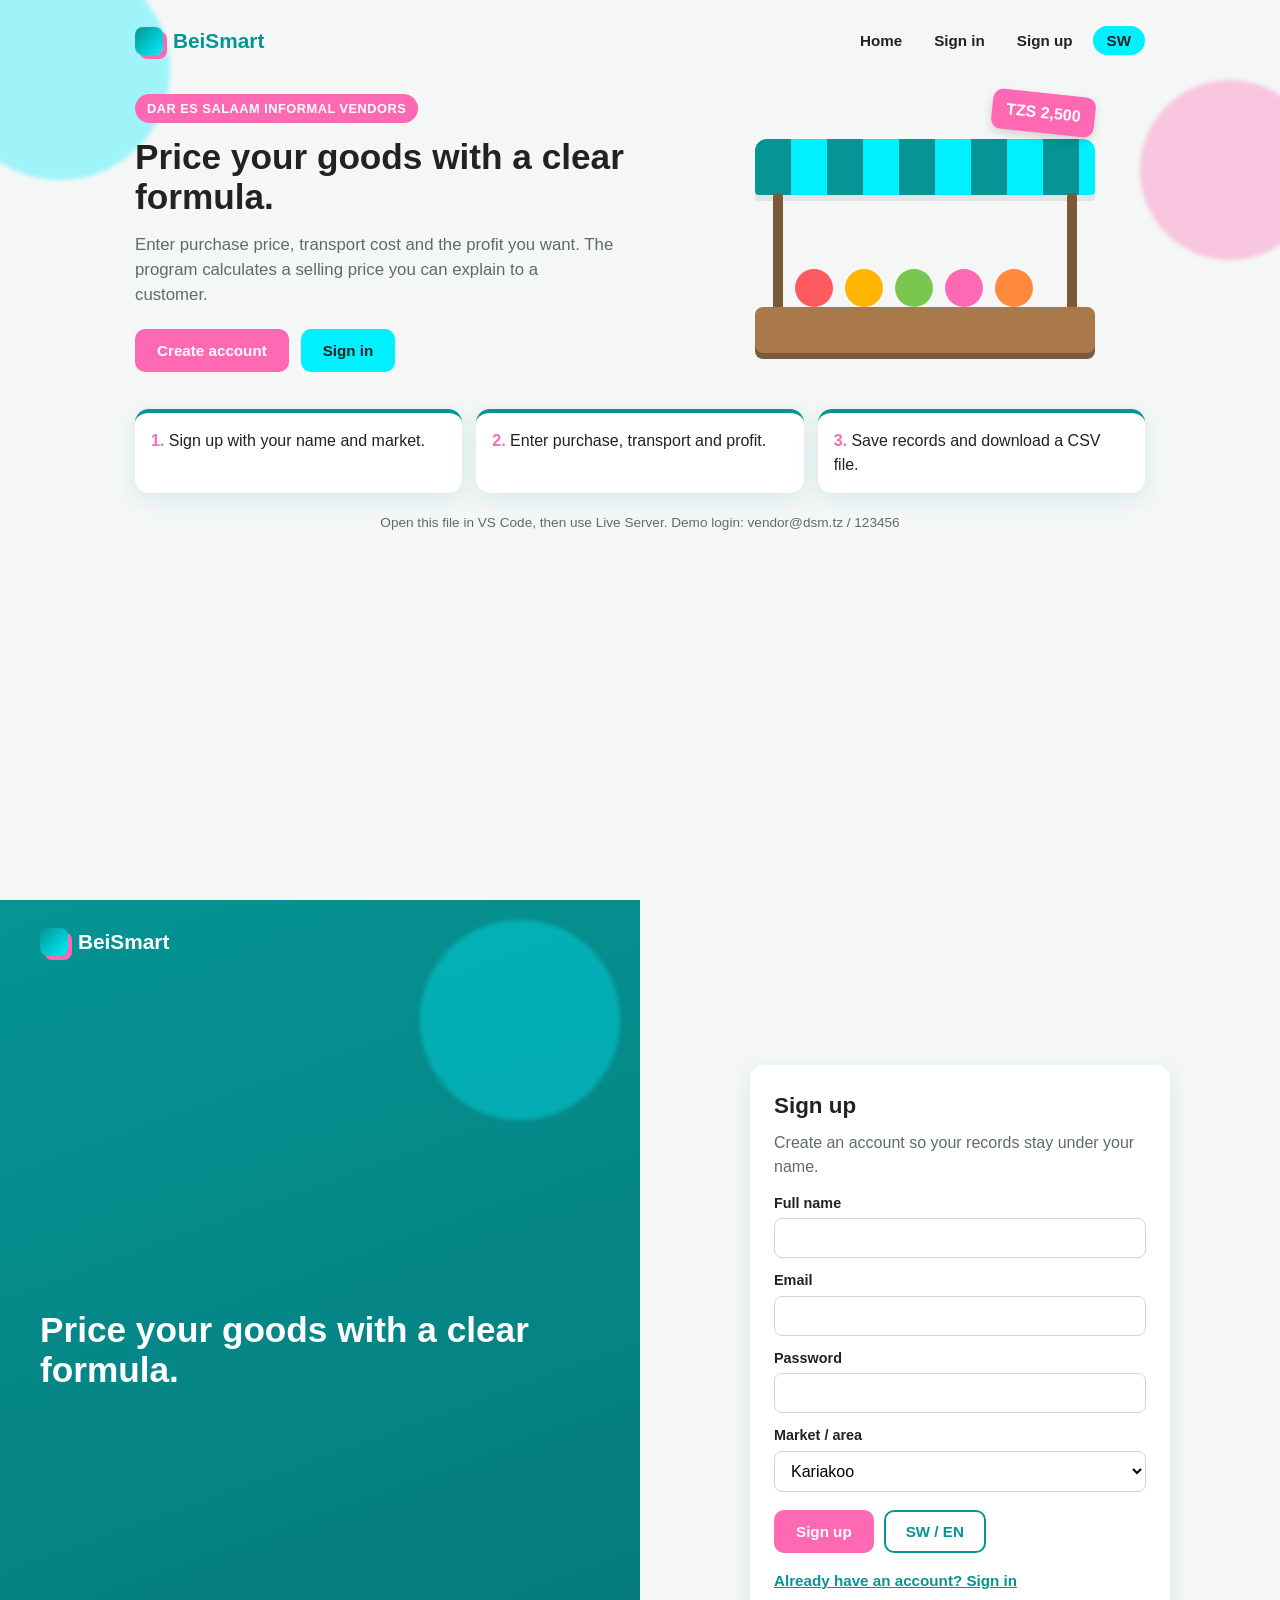
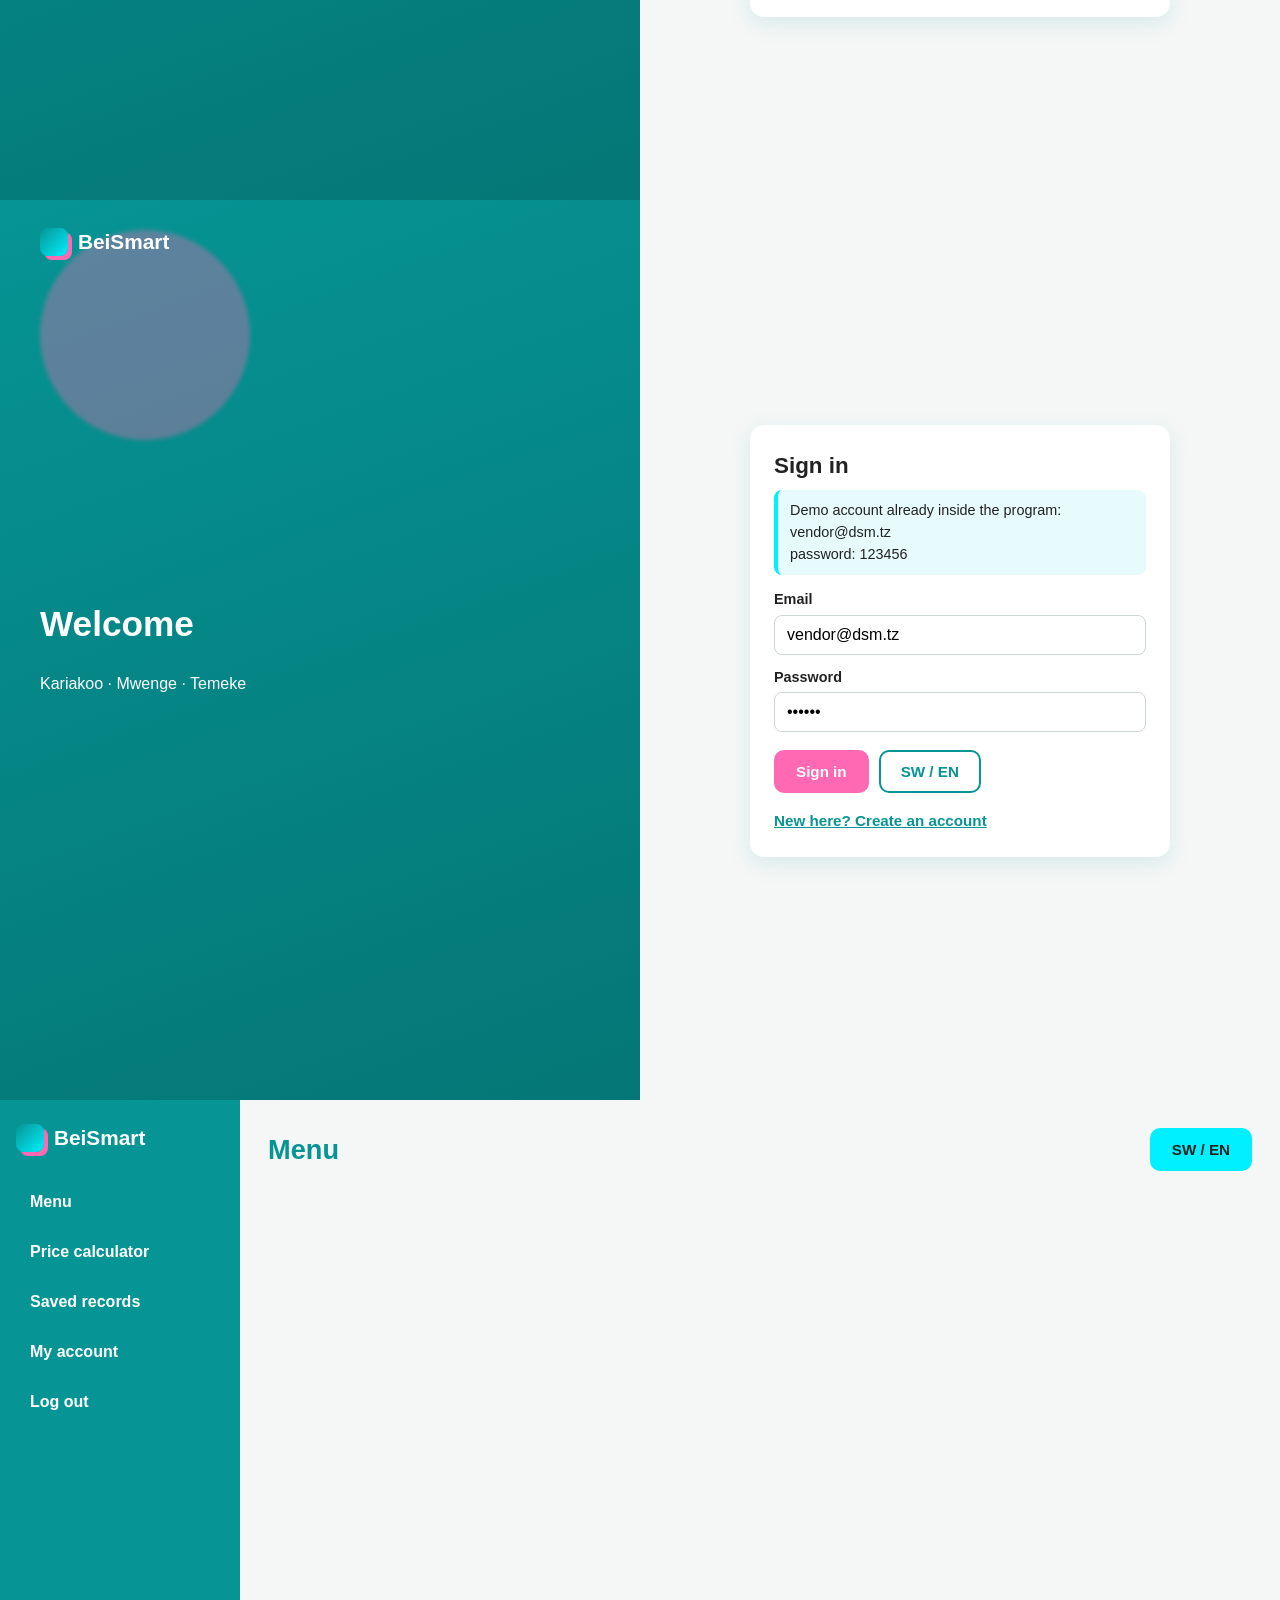
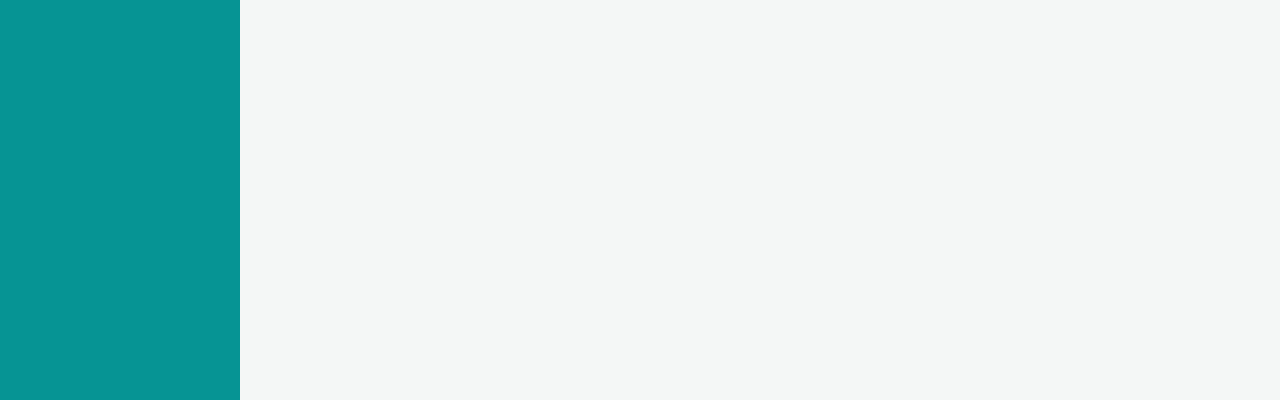
<file: index.html>
<!DOCTYPE html>
<html lang="en">
<head>
 <meta charset="UTF-8">
 <meta name="viewport" content="width=device-width, initial-scale=1.0">
 <title>BeiSmart — vendor pricing</title>
 <link rel="stylesheet" href="css/style.css">
</head>
<body>

 <!-- HOME -->
 <div id="screen-home" class="screen page show">
   <span class="blob blob-cyan" style="width:220px;height:220px;top:-40px;left:-50px;"></span>
   <span class="blob blob-pink" style="width:180px;height:180px;top:80px;right:-40px;"></span>
   <div class="wrap">
     <header class="topbar">
       <button class="brand" type="button" onclick="go('home')">
         <span class="brand-mark"></span>
         <span data-i18n="brand">BeiSmart</span>
       </button>
       <nav class="nav-links">
         <button type="button" onclick="go('home')" data-i18n="home">Home</button>
         <button type="button" onclick="go('signin')" data-i18n="signin">Sign in</button>
         <button type="button" onclick="go('signup')" data-i18n="signup">Sign up</button>
         <button class="lang-btn" id="langHome" type="button" onclick="toggleLang()">SW</button>
       </nav>
     </header>
     <section class="hero">
       <div>
         <span class="kicker" data-i18n="kicker">Dar es Salaam informal vendors</span>
         <h1 data-i18n="heroTitle">Price your goods with a clear formula.</h1>
         <p data-i18n="heroText">Enter purchase price, transport cost and the profit you want. The program calculates a selling price you can explain to a customer.</p>
         <div class="hero-actions">
           <button class="btn btn-pink" type="button" onclick="go('signup')" data-i18n="start">Create account</button>
           <button class="btn btn-cyan" type="button" onclick="go('signin')" data-i18n="signin">Sign in</button>
         </div>
       </div>
       <div class="stall" aria-hidden="true">
         <div class="price-tag">TZS 2,500</div>
         <div class="stall-roof"></div>
         <div class="stall-post left"></div>
         <div class="stall-post right"></div>
         <div class="fruit one"></div>
         <div class="fruit two"></div>
         <div class="fruit three"></div>
         <div class="fruit four"></div>
         <div class="fruit five"></div>
         <div class="stall-table"></div>
       </div>
     </section>
     <div class="steps">
       <div class="step"><b>1.</b> Sign up with your name and market.</div>
       <div class="step"><b>2.</b> Enter purchase, transport and profit.</div>
       <div class="step"><b>3.</b> Save records and download a CSV file.</div>
     </div>
     <p class="footer-note">Open this file in VS Code, then use Live Server. Demo login: vendor@dsm.tz / 123456</p>
   </div>
 </div>

 <!-- SIGN UP -->
 <div id="screen-signup" class="screen auth-layout">
   <div class="auth-art">
     <span class="blob blob-cyan" style="width:200px;height:200px;top:20px;right:20px;"></span>
     <button class="brand" type="button" onclick="go('home')">
       <span class="brand-mark"></span>
       <span data-i18n="brand">BeiSmart</span>
     </button>
     <h1 data-i18n="heroTitle">Price your goods with a clear formula.</h1>
   </div>
   <div class="auth-form-side">
     <form class="panel" onsubmit="doSignup(event)">
       <h2 data-i18n="signup">Sign up</h2>
       <p class="muted">Create an account so your records stay under your name.</p>
       <div id="signupError" class="error"></div>
       <label data-i18n="name">Full name</label>
       <input id="signupName" type="text">
       <label data-i18n="email">Email</label>
       <input id="signupEmail" type="email">
       <label data-i18n="password">Password</label>
       <input id="signupPassword" type="password">
       <label data-i18n="market">Market / area</label>
       <select id="signupMarket">
         <option value="Kariakoo">Kariakoo</option>
         <option value="Mwenge">Mwenge</option>
         <option value="Temeke">Temeke</option>
         <option value="Mwananyamala">Mwananyamala</option>
         <option value="Other">Other</option>
       </select>
       <div class="form-actions">
         <button class="btn btn-pink" type="submit" data-i18n="signup">Sign up</button>
         <button class="btn btn-ghost" type="button" onclick="toggleLang()">SW / EN</button>
       </div>
       <p style="margin-top:16px;"><button type="button" onclick="go('signin')" data-i18n="haveAccount">Already have an account? Sign in</button></p>
     </form>
   </div>
 </div>

 <!-- SIGN IN -->
 <div id="screen-signin" class="screen auth-layout">
   <div class="auth-art">
     <span class="blob blob-pink" style="width:210px;height:210px;top:30px;left:40px;"></span>
     <button class="brand" type="button" onclick="go('home')">
       <span class="brand-mark"></span>
       <span data-i18n="brand">BeiSmart</span>
     </button>
     <h1 data-i18n="welcome">Welcome</h1>
     <p style="margin-top:12px;">Kariakoo · Mwenge · Temeke</p>
   </div>
   <div class="auth-form-side">
     <form class="panel" onsubmit="doSignin(event)">
       <h2 data-i18n="signin">Sign in</h2>
       <p class="hint">Demo account already inside the program:<br>vendor@dsm.tz<br>password: 123456</p>
       <div id="signinError" class="error"></div>
       <label data-i18n="email">Email</label>
       <input id="signinEmail" type="email" value="vendor@dsm.tz">
       <label data-i18n="password">Password</label>
       <input id="signinPassword" type="password" value="123456">
       <div class="form-actions">
         <button class="btn btn-pink" type="submit" data-i18n="signin">Sign in</button>
         <button class="btn btn-ghost" type="button" onclick="toggleLang()">SW / EN</button>
       </div>
       <p style="margin-top:16px;"><button type="button" onclick="go('signup')" data-i18n="noAccount">New here? Create an account</button></p>
     </form>
   </div>
 </div>

 <!-- LOGGED-IN APP -->
 <div id="screen-app" class="screen app-shell">
   <aside class="sidebar">
     <button class="brand" type="button" onclick="go('menu')">
       <span class="brand-mark"></span>
       <span data-i18n="brand">BeiSmart</span>
     </button>
     <nav class="side-nav">
       <a id="nav-menu" href="#" onclick="go('menu'); return false;" data-i18n="dashboard">Menu</a>
       <a id="nav-calculate" href="#" onclick="go('calculate'); return false;" data-i18n="calculate">Price calculator</a>
       <a id="nav-records" href="#" onclick="go('records'); return false;" data-i18n="records">Saved records</a>
       <a id="nav-account" href="#" onclick="go('account'); return false;" data-i18n="account">My account</a>
       <a href="#" onclick="doLogout(); return false;" data-i18n="logout">Log out</a>
     </nav>
   </aside>
   <main class="main">
     <div class="main-top">
       <h1 id="pageTitle">Menu</h1>
       <button class="btn btn-cyan" type="button" onclick="toggleLang()">SW / EN</button>
     </div>

     <div id="view-menu" class="view">
       <p class="muted" data-i18n="dashIntro">Choose a task from the menu.</p>
       <div class="cards">
         <div class="stat teal">
           <span data-i18n="records">Saved records</span>
           <strong id="statCount">0</strong>
         </div>
         <div class="stat">
           <span data-i18n="profit">Profit</span>
           <strong id="statProfit">TZS 0</strong>
         </div>
         <div class="stat cyan">
           <span data-i18n="welcome">Welcome</span>
           <strong id="greetName">vendor</strong>
         </div>
       </div>
       <div class="panel">
         <h2 data-i18n="dashboard">Menu</h2>
         <div class="form-actions">
           <button class="btn btn-pink" type="button" onclick="go('calculate')" data-i18n="calculate">Price calculator</button>
           <button class="btn btn-cyan" type="button" onclick="go('records')" data-i18n="records">Saved records</button>
           <button class="btn btn-ghost" type="button" onclick="go('account')" data-i18n="account">My account</button>
         </div>
       </div>
     </div>

     <div id="view-calculate" class="view">
       <div class="panel">
         <p class="muted" data-i18n="calcHelp">Selling price = purchase + transport + profit.</p>
         <div id="calcError" class="error"></div>
         <div id="calcSuccess" class="success"></div>
         <label data-i18n="item">Item name</label>
         <input id="item" type="text">
         <div class="row-2">
           <div>
             <label data-i18n="purchase">Purchase price (TZS)</label>
             <input id="purchase" type="number" min="0" step="1">
           </div>
           <div>
             <label data-i18n="transport">Transport cost (TZS)</label>
             <input id="transport" type="number" min="0" step="1">
           </div>
         </div>
         <div class="row-2">
           <div>
             <label data-i18n="profitType">Profit type</label>
             <select id="profitType">
               <option value="amount">TZS</option>
               <option value="percent">%</option>
             </select>
           </div>
           <div>
             <label data-i18n="desiredProfit">Desired profit</label>
             <input id="desiredProfit" type="number" min="0" step="1">
           </div>
         </div>
         <div class="form-actions">
           <button class="btn btn-pink" type="button" onclick="calculatePrice()" data-i18n="compute">Calculate selling price</button>
           <button class="btn btn-cyan" type="button" onclick="saveLastCalc()" data-i18n="saveRecord">Save this record</button>
         </div>
         <div id="resultBox" class="result-box" style="display:none;">
           <h3>Result</h3>
           <div class="result-grid">
             <p><span data-i18n="totalCost">Total cost</span><br><strong id="outCost">TZS 0</strong></p>
             <p><span data-i18n="sellingPrice">Suggested selling price</span><br><strong id="outSell">TZS 0</strong></p>
             <p><span data-i18n="profit">Profit</span><br><strong id="outProfit">TZS 0</strong></p>
           </div>
         </div>
       </div>
     </div>

     <div id="view-records" class="view">
       <p class="muted" data-i18n="recHelp">Records are stored on this computer.</p>
       <div id="recSuccess" class="success"></div>
       <div class="panel" style="margin-bottom:16px;">
         <label data-i18n="search">Search item</label>
         <input id="search" type="text" oninput="renderRecords(this.value)">
         <div class="form-actions">
           <button class="btn btn-pink" type="button" onclick="exportRecords()" data-i18n="exportCsv">Download CSV</button>
           <label class="btn btn-ghost" style="margin:0;">
             <span data-i18n="importCsv">Load CSV file</span>
             <input type="file" accept=".csv,text/csv" style="display:none;" onchange="importRecords(event)">
           </label>
         </div>
       </div>
       <p id="emptyRecords" class="muted" data-i18n="noRecords">No records yet.</p>
       <div style="overflow-x:auto;">
         <table>
           <thead>
             <tr>
               <th>Date</th>
               <th data-i18n="item">Item</th>
               <th data-i18n="purchase">Purchase</th>
               <th data-i18n="transport">Transport</th>
               <th data-i18n="sellingPrice">Selling</th>
               <th data-i18n="profit">Profit</th>
               <th></th>
             </tr>
           </thead>
           <tbody id="recordRows"></tbody>
         </table>
       </div>
     </div>

     <div id="view-account" class="view">
       <form class="panel" onsubmit="saveAccount(event)">
         <div id="accError" class="error"></div>
         <div id="accSuccess" class="success"></div>
         <label data-i18n="name">Full name</label>
         <input id="accName" type="text">
         <label data-i18n="email">Email</label>
         <input id="accEmail" type="email" readonly>
         <label data-i18n="location">Where you sell</label>
         <select id="accMarket">
           <option value="Kariakoo">Kariakoo</option>
           <option value="Mwenge">Mwenge</option>
           <option value="Temeke">Temeke</option>
           <option value="Mwananyamala">Mwananyamala</option>
           <option value="Other">Other</option>
         </select>
         <label data-i18n="password">Password</label>
         <input id="accPassword" type="password" placeholder="Leave blank to keep the same password">
         <label data-i18n="notes">Notes from vendors / feedback</label>
         <textarea id="accNotes" rows="4"></textarea>
         <div class="form-actions">
           <button class="btn btn-pink" type="submit" data-i18n="saveAccount">Save account details</button>
           <button class="btn btn-ghost" type="button" onclick="doLogout()" data-i18n="logout">Log out</button>
         </div>
       </form>
     </div>
   </main>
 </div>

 <script src="js/storage.js"></script>
 <script src="js/lang.js"></script>
 <script src="js/auth.js"></script>
 <script src="js/app.js"></script>
</body>
</html>
</file>
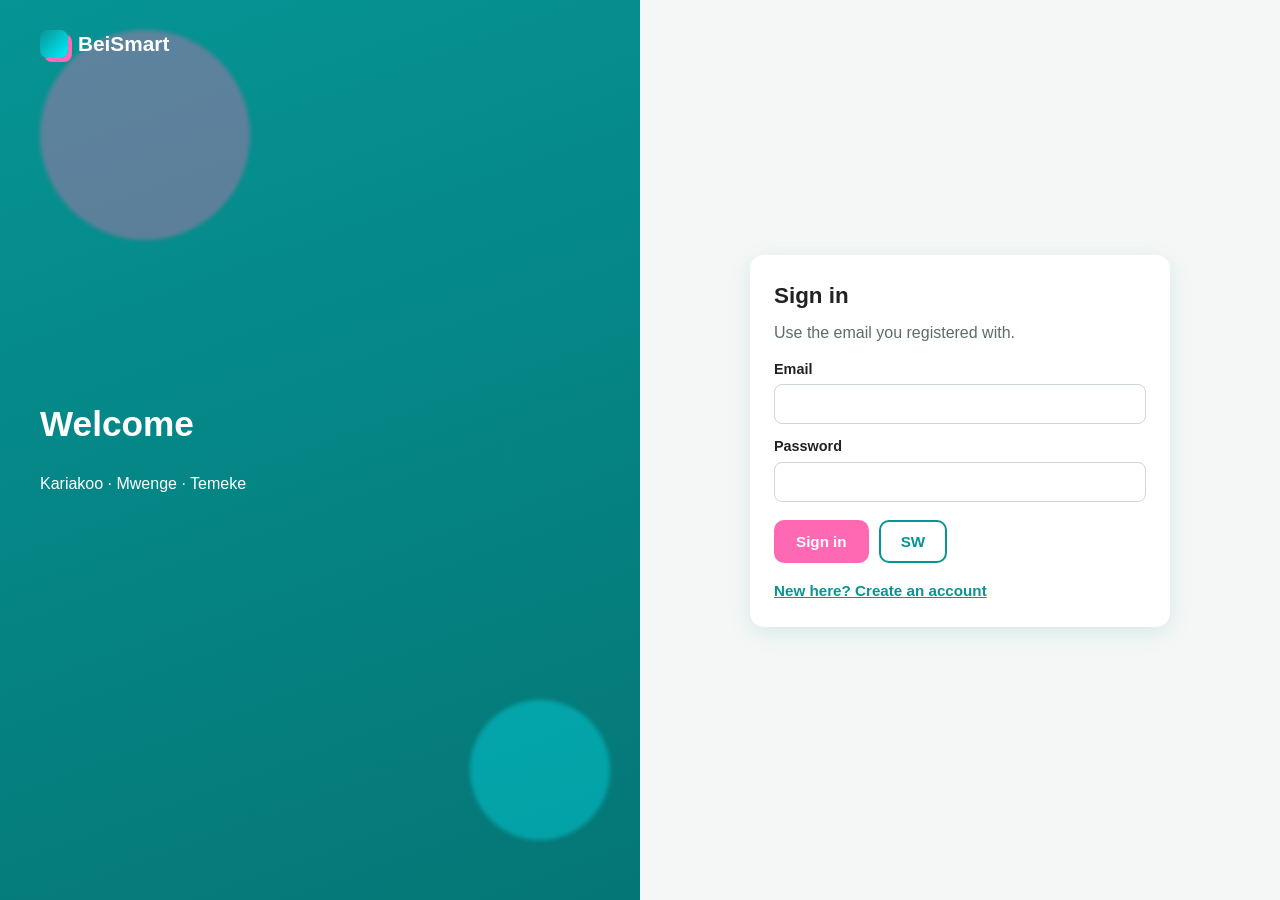
<file: account.html>
<!DOCTYPE html>
<html lang="en">
<head>
 <meta charset="UTF-8">
 <meta name="viewport" content="width=device-width, initial-scale=1.0">
 <title>Account — BeiSmart</title>
 <link rel="stylesheet" href="css/style.css">
</head>
<body>
 <div class="app-shell">
   <aside class="sidebar">
     <a class="brand" href="dashboard.html">
       <span class="brand-mark"></span>
       <span data-i18n="brand">BeiSmart</span>
     </a>
     <nav class="side-nav">
       <a href="dashboard.html" data-i18n="dashboard">Menu</a>
       <a href="calculate.html" data-i18n="calculate">Price calculator</a>
       <a href="records.html" data-i18n="records">Saved records</a>
       <a class="active" href="account.html" data-i18n="account">My account</a>
       <a href="#" onclick="logoutUser(); return false;" data-i18n="logout">Log out</a>
     </nav>
   </aside>
   <main class="main">
     <div class="main-top">
       <h1 data-i18n="account">My account</h1>
       <button class="btn btn-cyan" type="button" onclick="toggleLang()" id="langLabel">SW</button>
     </div>
     <form class="panel" onsubmit="saveAccount(event)">
       <p class="muted">Week 9: keep vendor details and feedback in one place.</p>
       <div id="errorBox" class="error"></div>
       <div id="successBox" class="success"></div>
       <label data-i18n="name">Full name</label>
       <input id="name" type="text">
       <label data-i18n="email">Email</label>
       <input id="email" type="email" readonly>
       <label data-i18n="location">Where you sell</label>
       <select id="market">
         <option value="Kariakoo">Kariakoo</option>
         <option value="Mwenge">Mwenge</option>
         <option value="Temeke">Temeke</option>
         <option value="Mwananyamala">Mwananyamala</option>
         <option value="Other">Other</option>
       </select>
       <label data-i18n="password">Password</label>
       <input id="password" type="password" placeholder="Leave blank to keep the same password">
       <label data-i18n="notes">Notes from vendors / feedback</label>
       <textarea id="notes" rows="4"></textarea>
       <div class="form-actions">
         <button class="btn btn-pink" type="submit" data-i18n="saveAccount">Save account details</button>
         <button class="btn btn-ghost" type="button" onclick="logoutUser()" data-i18n="logout">Log out</button>
       </div>
     </form>
   </main>
 </div>
 <script src="js/storage.js"></script>
 <script src="js/lang.js"></script>
 <script src="js/auth.js"></script>
 <script src="js/app.js"></script>
 <script>
   requireLogin();
   applyLang();
   fillAccountForm();
 </script>
</body>
</html>
</file>
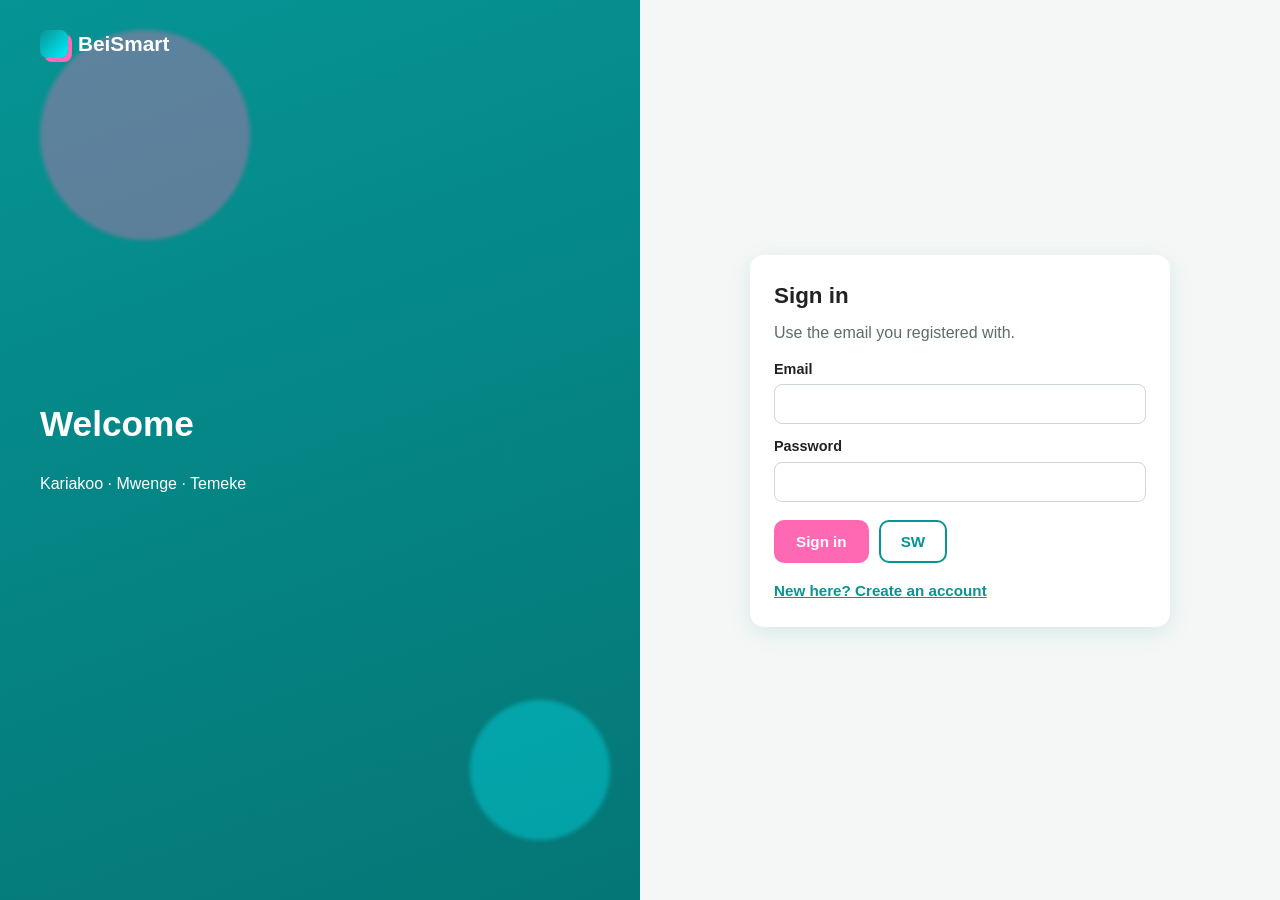
<file: calculate.html>
<!DOCTYPE html>
<html lang="en">
<head>
 <meta charset="UTF-8">
 <meta name="viewport" content="width=device-width, initial-scale=1.0">
 <title>Price calculator — BeiSmart</title>
 <link rel="stylesheet" href="css/style.css">
</head>
<body>
 <div class="app-shell">
   <aside class="sidebar">
     <a class="brand" href="dashboard.html">
       <span class="brand-mark"></span>
       <span data-i18n="brand">BeiSmart</span>
     </a>
     <nav class="side-nav">
       <a href="dashboard.html" data-i18n="dashboard">Menu</a>
       <a class="active" href="calculate.html" data-i18n="calculate">Price calculator</a>
       <a href="records.html" data-i18n="records">Saved records</a>
       <a href="account.html" data-i18n="account">My account</a>
       <a href="#" onclick="logoutUser(); return false;" data-i18n="logout">Log out</a>
     </nav>
   </aside>
   <main class="main">
     <div class="main-top">
       <h1 data-i18n="calculate">Price calculator</h1>
       <button class="btn btn-cyan" type="button" onclick="toggleLang()" id="langLabel">SW</button>
     </div>
     <div class="panel">
       <p class="muted" data-i18n="calcHelp">Selling price = purchase + transport + profit.</p>
       <div id="calcError" class="error"></div>
       <div id="calcSuccess" class="success"></div>
       <label data-i18n="item">Item name</label>
       <input id="item" type="text">
       <div class="row-2">
         <div>
           <label data-i18n="purchase">Purchase price (TZS)</label>
           <input id="purchase" type="number" min="0" step="1">
         </div>
         <div>
           <label data-i18n="transport">Transport cost (TZS)</label>
           <input id="transport" type="number" min="0" step="1">
         </div>
       </div>
       <div class="row-2">
         <div>
           <label data-i18n="profitType">Profit type</label>
           <select id="profitType">
             <option value="amount">TZS</option>
             <option value="percent">%</option>
           </select>
         </div>
         <div>
           <label data-i18n="desiredProfit">Desired profit</label>
           <input id="desiredProfit" type="number" min="0" step="1">
         </div>
       </div>
       <div class="form-actions">
         <button class="btn btn-pink" type="button" onclick="calculatePrice()" data-i18n="compute">Calculate selling price</button>
         <button class="btn btn-cyan" type="button" onclick="saveLastCalc()" data-i18n="saveRecord">Save this record</button>
       </div>
       <div id="resultBox" class="result-box" style="display:none;">
         <h3>Result</h3>
         <div class="result-grid">
           <p><span data-i18n="totalCost">Total cost</span><br><strong id="outCost">TZS 0</strong></p>
           <p><span data-i18n="sellingPrice">Suggested selling price</span><br><strong id="outSell">TZS 0</strong></p>
           <p><span data-i18n="profit">Profit</span><br><strong id="outProfit">TZS 0</strong></p>
         </div>
       </div>
     </div>
   </main>
 </div>
 <script src="js/storage.js"></script>
 <script src="js/lang.js"></script>
 <script src="js/auth.js"></script>
 <script src="js/app.js"></script>
 <script>
   requireLogin();
   applyLang();
 </script>
</body>
</html>
</file>
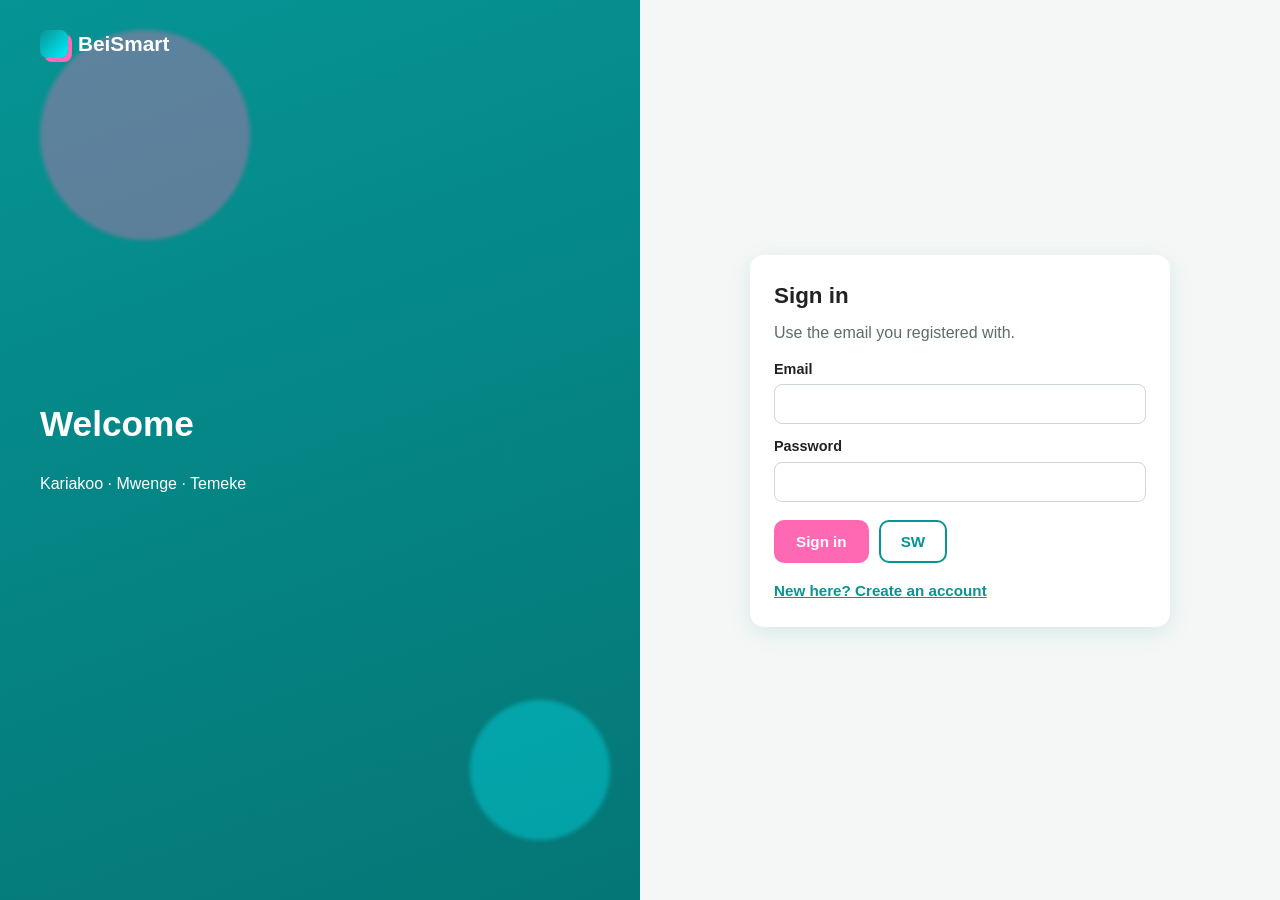
<file: dashboard.html>
<!DOCTYPE html>
<html lang="en">
<head>
 <meta charset="UTF-8">
 <meta name="viewport" content="width=device-width, initial-scale=1.0">
 <title>Menu — BeiSmart</title>
 <link rel="stylesheet" href="css/style.css">
</head>
<body>
 <div class="app-shell">
   <aside class="sidebar">
     <a class="brand" href="dashboard.html">
       <span class="brand-mark"></span>
       <span data-i18n="brand">BeiSmart</span>
     </a>
     <nav class="side-nav">
       <a class="active" href="dashboard.html" data-i18n="dashboard">Menu</a>
       <a href="calculate.html" data-i18n="calculate">Price calculator</a>
       <a href="records.html" data-i18n="records">Saved records</a>
       <a href="account.html" data-i18n="account">My account</a>
       <a href="#" onclick="logoutUser(); return false;" data-i18n="logout">Log out</a>
     </nav>
   </aside>
   <main class="main">
     <div class="main-top">
       <h1><span data-i18n="welcome">Welcome</span>, <span id="greetName">vendor</span></h1>
       <button class="btn btn-cyan" type="button" onclick="toggleLang()" id="langLabel">SW</button>
     </div>
     <p class="muted" data-i18n="dashIntro">Choose a task from the menu.</p>
     <div class="cards">
       <div class="stat teal">
         <span data-i18n="records">Saved records</span>
         <strong id="statCount">0</strong>
       </div>
       <div class="stat">
         <span data-i18n="profit">Profit</span>
         <strong id="statProfit">TZS 0</strong>
       </div>
       <div class="stat cyan">
         <span data-i18n="language">Language</span>
         <strong id="langStat">EN</strong>
       </div>
     </div>
     <div class="panel">
       <h2 data-i18n="dashboard">Menu</h2>
       <p class="muted">Week 2 structure: menu, flow, then prompts.</p>
       <div class="form-actions">
         <a class="btn btn-pink" href="calculate.html" data-i18n="calculate">Price calculator</a>
         <a class="btn btn-cyan" href="records.html" data-i18n="records">Saved records</a>
         <a class="btn btn-ghost" href="account.html" data-i18n="account">My account</a>
       </div>
     </div>
   </main>
 </div>
 <script src="js/storage.js"></script>
 <script src="js/lang.js"></script>
 <script src="js/auth.js"></script>
 <script src="js/app.js"></script>
 <script>
   requireLogin();
   applyLang();
   greetUser();
   updateStats();
   document.getElementById("langStat").textContent = currentLang().toUpperCase();
 </script>
</body>
</html>
</file>
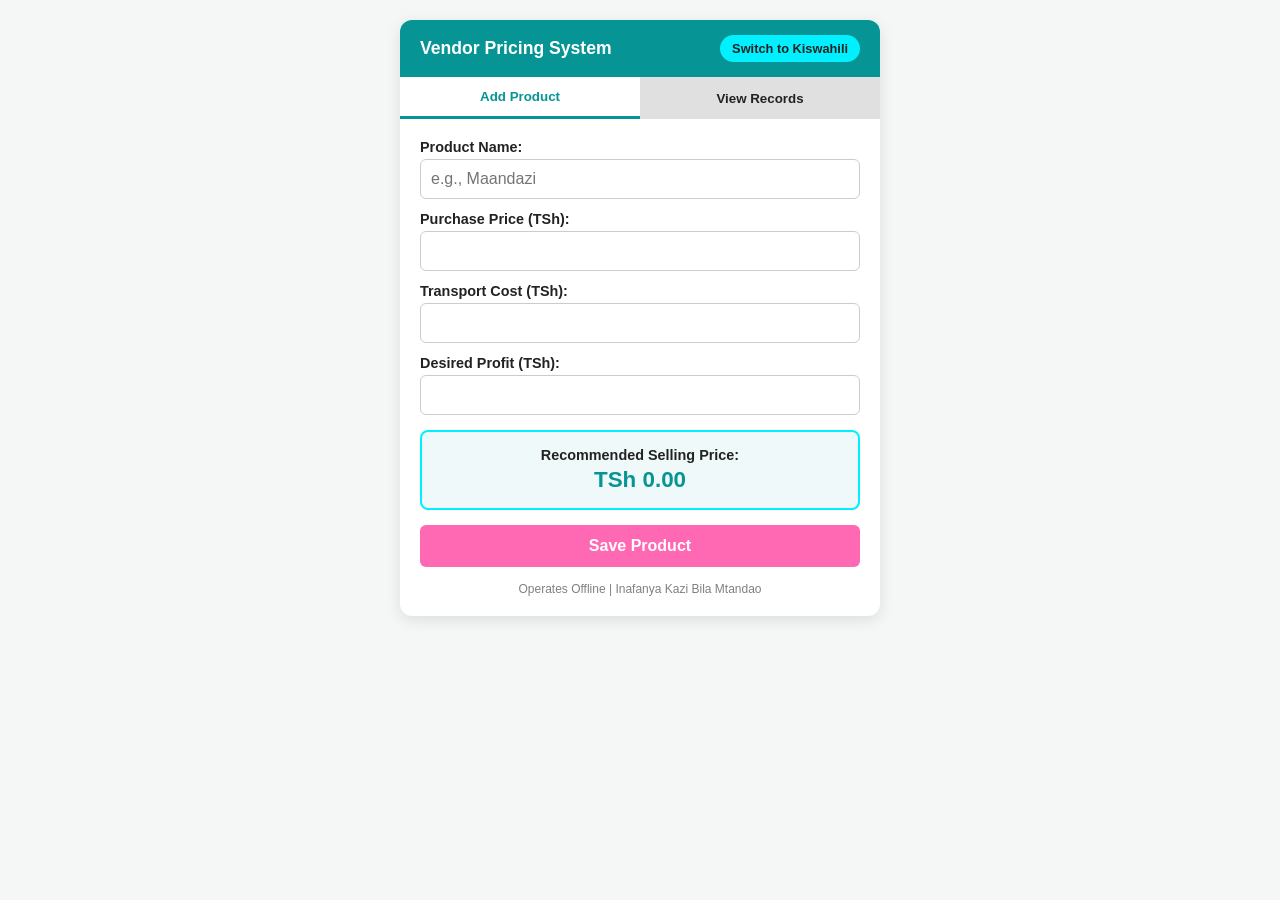
<file: main.html>
<!DOCTYPE html>
<html lang="en">
<head>
<meta charset="UTF-8">
<meta name="viewport" content="width=device-width, initial-scale=1.0">
<title>Vendor Pricing System</title>
<style>
  :root {
    --primary-teal: #069494;
    --accent-pink: #FF69B4;
    --cyan-highlight: #00F0FF;
    --bg-white: #FFFFFF;
    --text-dark: #222222;
  }


  * {
    box-sizing: border-box;
    font-family: 'Segoe UI', Tahoma, Geneva, Verdana, sans-serif;
    margin: 0;
    padding: 0;
  }


  body {
    background-color: #f4f7f6;
    display: flex;
    justify-content: center;
    padding: 20px;
  }


  .app-container {
    background-color: var(--bg-white);
    width: 100%;
    max-width: 480px;
    border-radius: 12px;
    box-shadow: 0 4px 15px rgba(0,0,0,0.1);
    overflow: hidden;
  }


  header {
    background-color: var(--primary-teal);
    color: var(--bg-white);
    padding: 15px 20px;
    display: flex;
    justify-content: space-between;
    align-items: center;
  }


  header h1 {
    font-size: 1.1rem;
  }


  .lang-btn {
    background-color: var(--cyan-highlight);
    color: var(--text-dark);
    border: none;
    padding: 6px 12px;
    border-radius: 20px;
    font-weight: bold;
    cursor: pointer;
    font-size: 0.8rem;
  }


  .nav-tabs {
    display: flex;
    background-color: #e0e0e0;
  }


  .tab-btn {
    flex: 1;
    padding: 12px;
    border: none;
    background: none;
    font-weight: bold;
    color: var(--text-dark);
    cursor: pointer;
  }


  .tab-btn.active {
    background-color: var(--bg-white);
    color: var(--primary-teal);
    border-bottom: 3px solid var(--primary-teal);
  }


  .tab-content {
    padding: 20px;
    display: none;
  }


  .tab-content.active {
    display: block;
  }


  .form-group {
    margin-bottom: 12px;
  }


  label {
    display: block;
    font-weight: bold;
    font-size: 0.9rem;
    margin-bottom: 4px;
    color: var(--text-dark);
  }


  input {
    width: 100%;
    padding: 10px;
    border: 1px solid #ccc;
    border-radius: 6px;
    font-size: 1rem;
  }


  .calc-box {
    background-color: #f0f9f9;
    border: 2px solid var(--cyan-highlight);
    border-radius: 8px;
    padding: 15px;
    text-align: center;
    margin: 15px 0;
  }


  .calc-box span {
    display: block;
    font-size: 1.4rem;
    font-weight: bold;
    color: var(--primary-teal);
  }


  .save-btn {
    width: 100%;
    background-color: var(--accent-pink);
    color: var(--bg-white);
    border: none;
    padding: 12px;
    font-size: 1rem;
    font-weight: bold;
    border-radius: 6px;
    cursor: pointer;
  }


  table {
    width: 100%;
    border-collapse: collapse;
    margin-top: 10px;
    font-size: 0.85rem;
  }


  th, td {
    border: 1px solid #ddd;
    padding: 8px;
    text-align: left;
  }


  th {
    background-color: var(--primary-teal);
    color: white;
  }


  .footer-notice {
    text-align: center;
    font-size: 0.75rem;
    color: gray;
    margin-top: 15px;
  }
</style>
</head>
<body>


<div class="app-container">
<header>
  <h1 id="app-title">Vendor Pricing System</h1>
  <button class="lang-btn" onclick="toggleLanguage()" id="lang-btn">Switch to Kiswahili</button>
</header>


<div class="nav-tabs">
  <button class="tab-btn active" onclick="switchTab('add')" id="tab-add-btn">Add Product</button>
  <button class="tab-btn" onclick="switchTab('view')" id="tab-view-btn">View Records</button>
</div>


<!-- Tab 1: Form -->
<div id="tab-add" class="tab-content active">
  <div class="form-group">
    <label id="lbl-name">Product Name:</label>
    <input type="text" id="inp-name" placeholder="e.g., Maandazi">
  </div>
  <div class="form-group">
    <label id="lbl-buy">Purchase Price (TSh):</label>
    <input type="number" id="inp-buy" oninput="calculatePrice()">
  </div>
  <div class="form-group">
    <label id="lbl-trans">Transport Cost (TSh):</label>
    <input type="number" id="inp-trans" oninput="calculatePrice()">
  </div>
  <div class="form-group">
    <label id="lbl-profit">Desired Profit (TSh):</label>
    <input type="number" id="inp-profit" oninput="calculatePrice()">
  </div>


  <div class="calc-box">
    <label id="lbl-calc-title">Recommended Selling Price:</label>
    <span id="calc-val">TSh 0.00</span>
  </div>


  <button class="save-btn" onclick="saveRecord()" id="btn-save">Save Product</button>
  <p class="footer-notice" id="lbl-offline">Operates Offline | Inafanya Kazi Bila Mtandao</p>
</div>


<!-- Tab 2: Records Table -->
<div id="tab-view" class="tab-content">
  <table>
    <thead>
      <tr>
        <th id="th-name">Product</th>
        <th id="th-buy">Buy</th>
        <th id="th-trans">Trans</th>
        <th id="th-profit">Profit</th>
        <th id="th-sell">Sell</th>
      </tr>
    </thead>
    <tbody id="records-table-body">
      <!-- Records will load dynamically here -->
    </tbody>
  </table>
</div>
</div>


<script>
let currentLang = 'en';


const translations = {
  en: {
    title: "Vendor Pricing System",
    tabAdd: "Add Product",
    tabView: "View Records",
    name: "Product Name:",
    buy: "Purchase Price (TSh):",
    trans: "Transport Cost (TSh):",
    profit: "Desired Profit (TSh):",
    calcTitle: "Recommended Selling Price:",
    btnSave: "Save Product",
    btnLang: "Switch to Kiswahili",
    thName: "Product",
    thBuy: "Buy",
    thTrans: "Trans",
    thProfit: "Profit",
    thSell: "Sell",
    offline: "Operates Offline | Inafanya Kazi Bila Mtandao",
    errName: "Please enter a product name.",
    errNum: "Please enter valid non-negative numbers.",
    success: "Product saved successfully!"
  },
  sw: {
    title: "Mfumo wa Bei za Muuzaji",
    tabAdd: "Ongeza Bidhaa",
    tabView: "Rekodi Zilizohifadhiwa",
    name: "Jina la Bidhaa:",
    buy: "Gharama ya Kununua (TSh):",
    trans: "Gharama ya Usafiri (TSh):",
    profit: "Lengo la Faida (TSh):",
    calcTitle: "Bei ya Kuuzia Inayopendekezwa:",
    btnSave: "Hifadhi Bidhaa",
    btnLang: "Badili kwenda English",
    thName: "Bidhaa",
    thBuy: "Kununua",
    thTrans: "Usafiri",
    thProfit: "Faida",
    thSell: "Kuuzia",
    offline: "Operates Offline | Inafanya Kazi Bila Mtandao",
    errName: "Tafadhali ingiza jina la bidhaa.",
    errNum: "Tafadhali ingiza namba chanya zilizosahihi.",
    success: "Taarifa zimehifadhiwa kikamilifu!"
  }
};


function calculatePrice() {
  const buy = parseFloat(document.getElementById('inp-buy').value) || 0;
  const trans = parseFloat(document.getElementById('inp-trans').value) || 0;
  const profit = parseFloat(document.getElementById('inp-profit').value) || 0;
  const total = buy + trans + profit;
  document.getElementById('calc-val').textContent = `TSh ${total.toLocaleString('en-US', {minimumFractionDigits: 2})}`;
  return total;
}


function saveRecord() {
  const name = document.getElementById('inp-name').value.trim();
  const buy = parseFloat(document.getElementById('inp-buy').value);
  const trans = parseFloat(document.getElementById('inp-trans').value);
  const profit = parseFloat(document.getElementById('inp-profit').value);
  const t = translations[currentLang];


  if (!name) {
    alert(t.errName);
    return;
  }
  if (isNaN(buy) || isNaN(trans) || isNaN(profit) || buy < 0 || trans < 0 || profit < 0) {
    alert(t.errNum);
    return;
  }


  const sell = buy + trans + profit;
  const record = { name, buy, trans, profit, sell };


  // Save to browser localStorage (SC6)
  const records = JSON.parse(localStorage.getItem('vendorRecords') || '[]');
  records.push(record);
  localStorage.setItem('vendorRecords', JSON.stringify(records));


  alert(t.success);


  // Reset inputs
  document.getElementById('inp-name').value = '';
  document.getElementById('inp-buy').value = '';
  document.getElementById('inp-trans').value = '';
  document.getElementById('inp-profit').value = '';
  document.getElementById('calc-val').textContent = 'TSh 0.00';


  loadRecords();
}


function loadRecords() {
  const records = JSON.parse(localStorage.getItem('vendorRecords') || '[]');
  const tbody = document.getElementById('records-table-body');
  tbody.innerHTML = '';


  records.forEach(r => {
    const row = `<tr>
      <td>${r.name}</td>
      <td>${r.buy.toFixed(2)}</td>
      <td>${r.trans.toFixed(2)}</td>
      <td>${r.profit.toFixed(2)}</td>
      <td><strong>${r.sell.toFixed(2)}</strong></td>
    </tr>`;
    tbody.innerHTML += row;
  });
}


function switchTab(tab) {
  document.querySelectorAll('.tab-content').forEach(el => el.classList.remove('active'));
  document.querySelectorAll('.tab-btn').forEach(el => el.classList.remove('active'));


  if (tab === 'add') {
    document.getElementById('tab-add').classList.add('active');
    document.getElementById('tab-add-btn').classList.add('active');
  } else {
    document.getElementById('tab-view').classList.add('active');
    document.getElementById('tab-view-btn').classList.add('active');
    loadRecords();
  }
}


function toggleLanguage() {
  currentLang = currentLang === 'en' ? 'sw' : 'en';
  const t = translations[currentLang];


  document.getElementById('app-title').textContent = t.title;
  document.getElementById('lang-btn').textContent = t.btnLang;
  document.getElementById('tab-add-btn').textContent = t.tabAdd;
  document.getElementById('tab-view-btn').textContent = t.tabView;
  document.getElementById('lbl-name').textContent = t.name;
  document.getElementById('lbl-buy').textContent = t.buy;
  document.getElementById('lbl-trans').textContent = t.trans;
  document.getElementById('lbl-profit').textContent = t.profit;
  document.getElementById('lbl-calc-title').textContent = t.calcTitle;
  document.getElementById('btn-save').textContent = t.btnSave;
  document.getElementById('lbl-offline').textContent = t.offline;
  document.getElementById('th-name').textContent = t.thName;
  document.getElementById('th-buy').textContent = t.thBuy;
  document.getElementById('th-trans').textContent = t.thTrans;
  document.getElementById('th-profit').textContent = t.thProfit;
  document.getElementById('th-sell').textContent = t.thSell;
}


// Initial load
loadRecords();
</script>


</body>
</html>
</file>
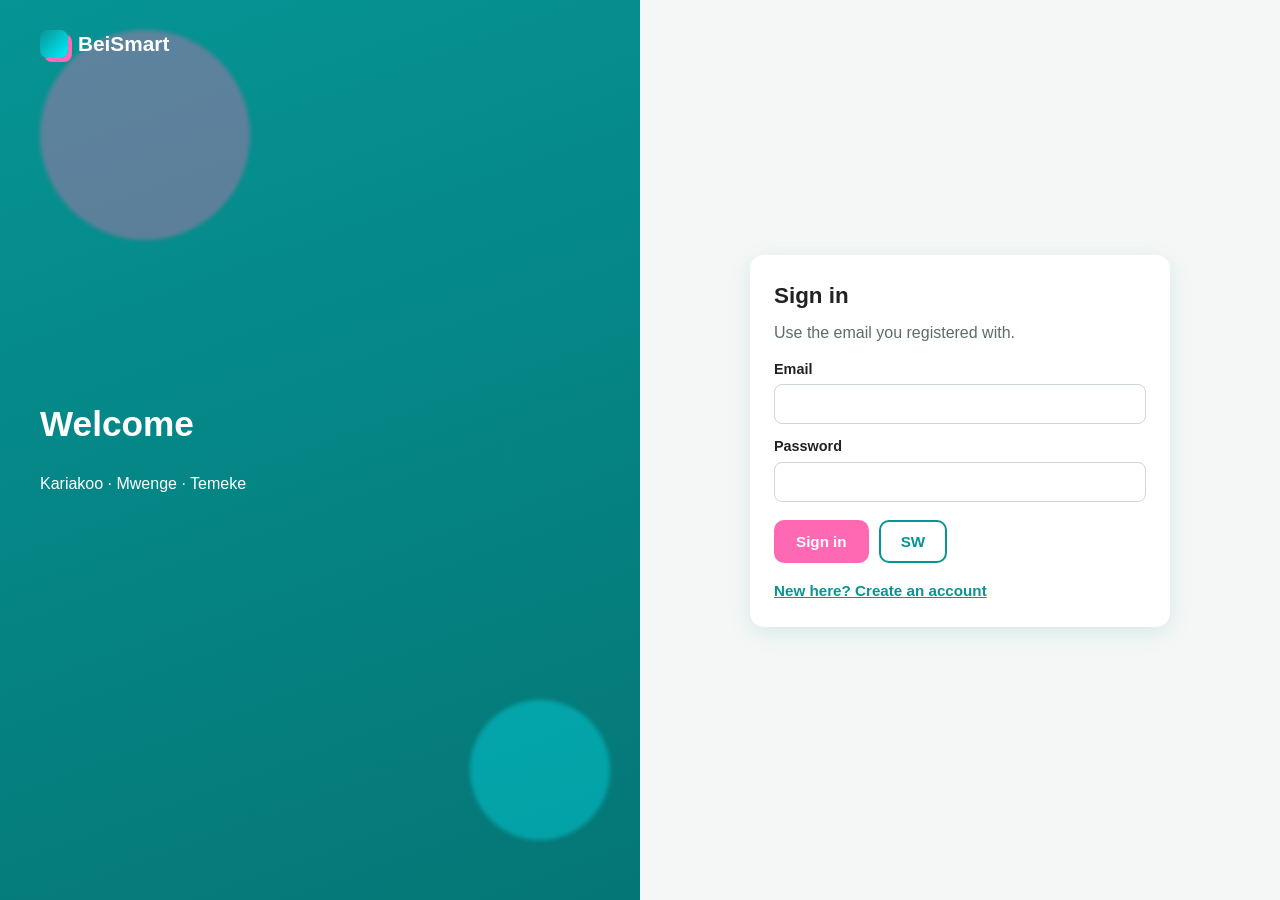
<file: records.html>
<!DOCTYPE html>
<html lang="en">
<head>
 <meta charset="UTF-8">
 <meta name="viewport" content="width=device-width, initial-scale=1.0">
 <title>Records — Bei Sahihi</title>
 <link rel="stylesheet" href="css/style.css">
</head>
<body>
 <div class="app-shell">
   <aside class="sidebar">
     <a class="brand" href="dashboard.html">
       <span class="brand-mark"></span>
       <span data-i18n="brand">Bei Sahihi</span>
     </a>
     <nav class="side-nav">
       <a href="dashboard.html" data-i18n="dashboard">Menu</a>
       <a href="calculate.html" data-i18n="calculate">Price calculator</a>
       <a class="active" href="records.html" data-i18n="records">Saved records</a>
       <a href="account.html" data-i18n="account">My account</a>
       <a href="#" onclick="logoutUser(); return false;" data-i18n="logout">Log out</a>
     </nav>
   </aside>
   <main class="main">
     <div class="main-top">
       <h1 data-i18n="records">Saved records</h1>
       <button class="btn btn-cyan" type="button" onclick="toggleLang()" id="langLabel">SW</button>
     </div>
     <p class="muted" data-i18n="recHelp">Records are stored on this computer.</p>
     <div id="successBox" class="success"></div>
     <div class="panel" style="margin-bottom:16px;">
       <div class="row-2">
         <div>
           <label data-i18n="search">Search item</label>
           <input id="search" type="text" oninput="renderRecords(this.value)">
         </div>
         <div>
           <label>&nbsp;</label>
           <div class="form-actions">
             <button class="btn btn-pink" type="button" onclick="exportRecords()" data-i18n="exportCsv">Download CSV</button>
             <label class="btn btn-ghost" style="margin:0;">
               <span data-i18n="importCsv">Load CSV file</span>
               <input type="file" accept=".csv,text/csv" style="display:none;" onchange="importRecords(event)">
             </label>
           </div>
         </div>
       </div>
     </div>
     <p id="emptyRecords" class="muted" data-i18n="noRecords">No records yet.</p>
     <div style="overflow-x:auto;">
       <table>
         <thead>
           <tr>
             <th>Date</th>
             <th data-i18n="item">Item</th>
             <th data-i18n="purchase">Purchase</th>
             <th data-i18n="transport">Transport</th>
             <th data-i18n="sellingPrice">Selling</th>
             <th data-i18n="profit">Profit</th>
             <th></th>
           </tr>
         </thead>
         <tbody id="recordRows"></tbody>
       </table>
     </div>
   </main>
 </div>
 <script src="js/storage.js"></script>
 <script src="js/lang.js"></script>
 <script src="js/auth.js"></script>
 <script src="js/app.js"></script>
 <script>
   requireLogin();
   applyLang();
   renderRecords("");
 </script>
</body>
</html>
</file>
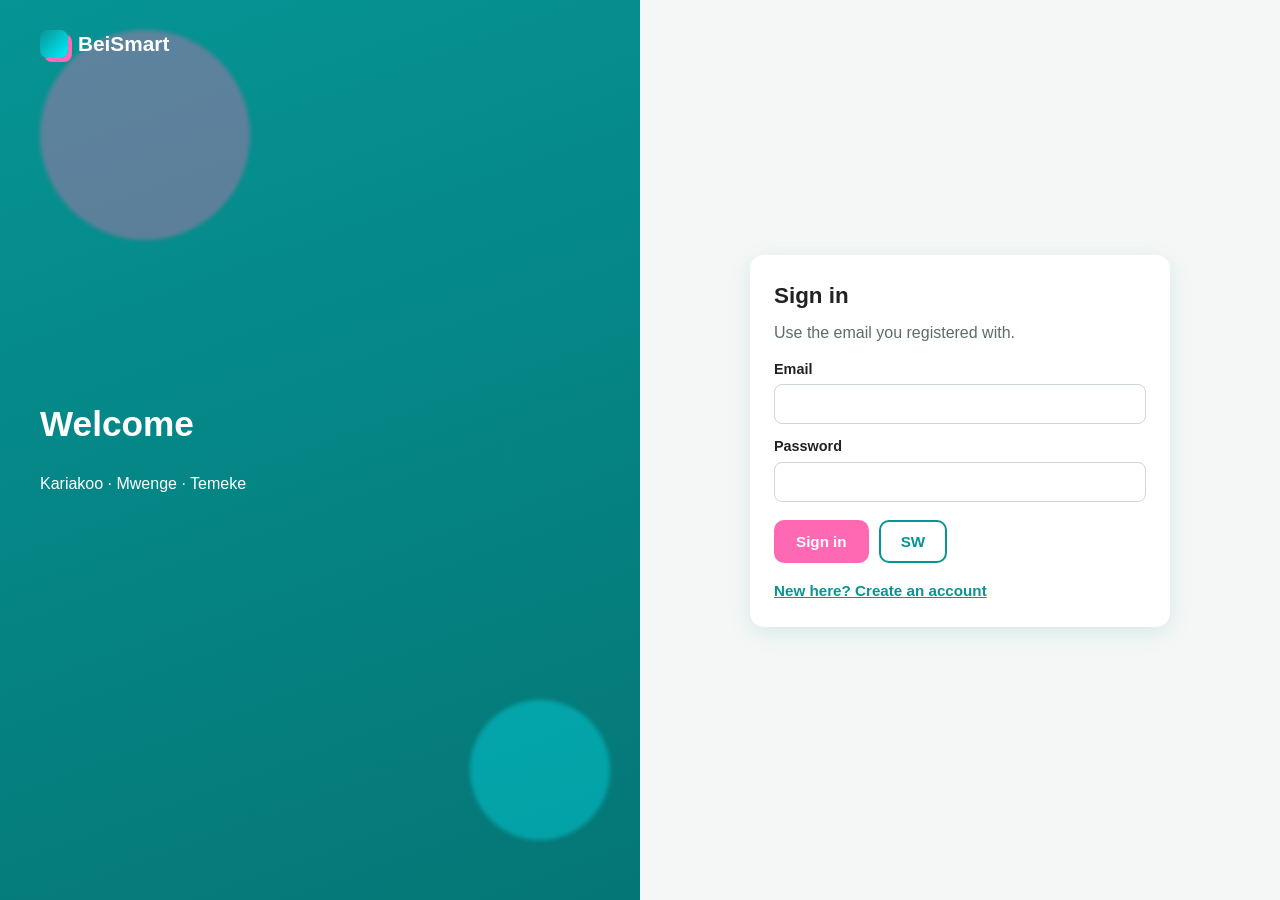
<file: signin.html>
<!DOCTYPE html>
<html lang="en">
<head>
 <meta charset="UTF-8">
 <meta name="viewport" content="width=device-width, initial-scale=1.0">
 <title>Sign in — Bei Sahihi</title>
 <link rel="stylesheet" href="css/style.css">
</head>
<body>
 <div class="auth-layout">
   <div class="auth-art">
     <span class="blob blob-pink" style="width:210px;height:210px;top:30px;left:40px;"></span>
     <span class="blob blob-cyan" style="width:140px;height:140px;bottom:60px;right:30px;"></span>
     <a class="brand" href="index.html">
       <span class="brand-mark"></span>
       <span data-i18n="brand">Bei Sahihi</span>
     </a>
     <h1 data-i18n="welcome">Welcome</h1>
     <p style="margin-top:12px;">Kariakoo · Mwenge · Temeke</p>
   </div>
   <div class="auth-form-side">
     <form class="panel" onsubmit="handleSignin(event)">
       <h2 data-i18n="signin">Sign in</h2>
       <p class="muted">Use the email you registered with.</p>
       <div id="errorBox" class="error"></div>
       <label data-i18n="email">Email</label>
       <input id="email" type="email" required>
       <label data-i18n="password">Password</label>
       <input id="password" type="password" required>
       <div class="form-actions">
         <button class="btn btn-pink" type="submit" data-i18n="signin">Sign in</button>
         <button class="btn btn-ghost" type="button" onclick="toggleLang()" id="langLabel">SW</button>
       </div>
       <p style="margin-top:16px;"><a href="signup.html" data-i18n="noAccount">New here? Create an account</a></p>
     </form>
   </div>
 </div>
 <script src="js/storage.js"></script>
 <script src="js/lang.js"></script>
 <script src="js/auth.js"></script>
 <script>applyLang();</script>
</body>
</html>
</file>
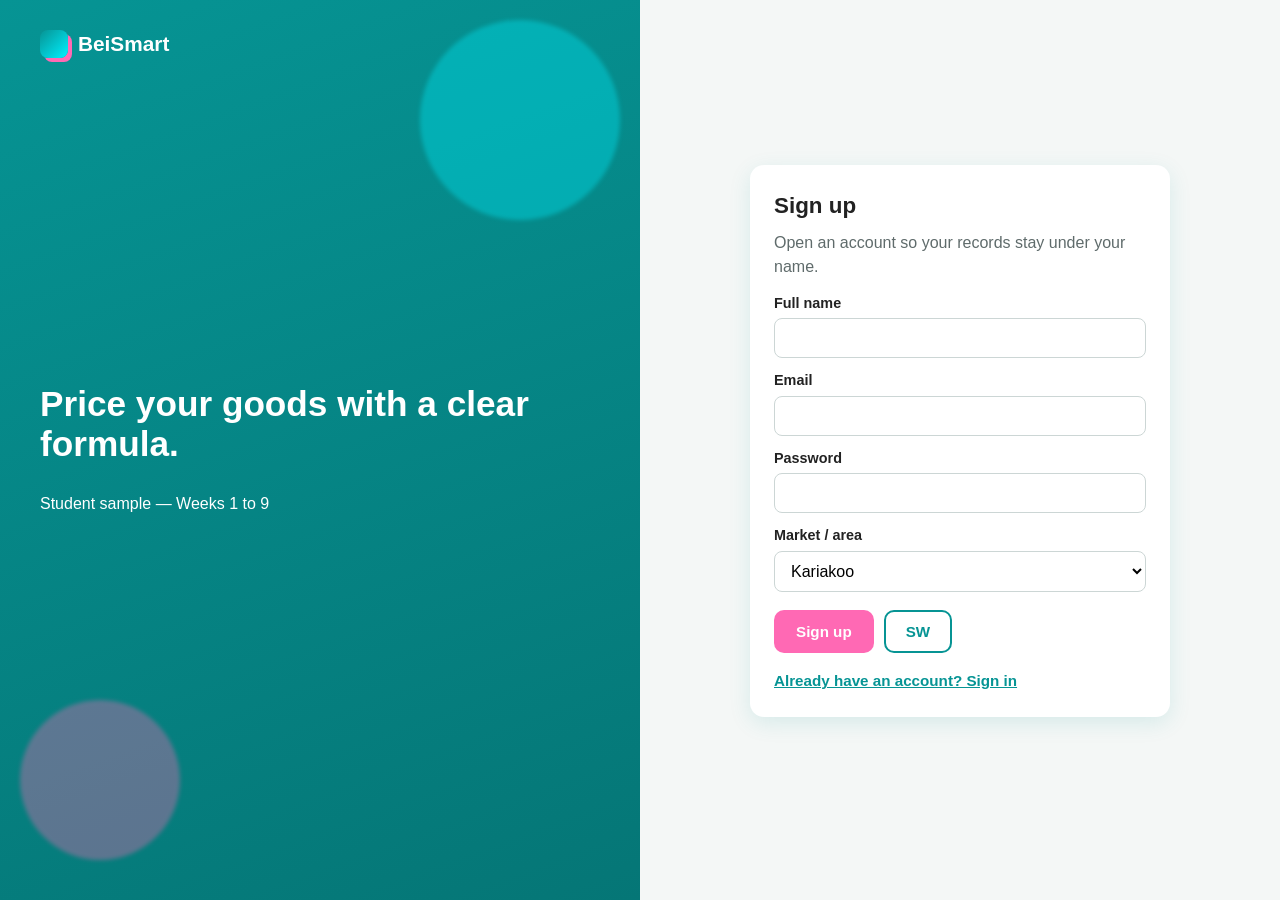
<file: signup.html>
<!DOCTYPE html>
<html lang="en">
<head>
 <meta charset="UTF-8">
 <meta name="viewport" content="width=device-width, initial-scale=1.0">
 <title>Sign up — Bei Sahihi</title>
 <link rel="stylesheet" href="css/style.css">
</head>
<body>
 <div class="auth-layout">
   <div class="auth-art">
     <span class="blob blob-cyan" style="width:200px;height:200px;top:20px;right:20px;"></span>
     <span class="blob blob-pink" style="width:160px;height:160px;bottom:40px;left:20px;"></span>
     <a class="brand" href="index.html">
       <span class="brand-mark"></span>
       <span data-i18n="brand">Bei Sahihi</span>
     </a>
     <h1 data-i18n="heroTitle">Price your goods with a clear formula.</h1>
     <p style="margin-top:12px;" data-i18n="weekLabel">Student sample — Weeks 1 to 9</p>
   </div>
   <div class="auth-form-side">
     <form class="panel" onsubmit="handleSignup(event)">
       <h2 data-i18n="signup">Sign up</h2>
       <p class="muted">Open an account so your records stay under your name.</p>
       <div id="errorBox" class="error"></div>
       <label data-i18n="name">Full name</label>
       <input id="name" type="text" required>
       <label data-i18n="email">Email</label>
       <input id="email" type="email" required>
       <label data-i18n="password">Password</label>
       <input id="password" type="password" required>
       <label data-i18n="market">Market / area</label>
       <select id="market">
         <option value="Kariakoo">Kariakoo</option>
         <option value="Mwenge">Mwenge</option>
         <option value="Temeke">Temeke</option>
         <option value="Mwananyamala">Mwananyamala</option>
         <option value="Other">Other</option>
       </select>
       <div class="form-actions">
         <button class="btn btn-pink" type="submit" data-i18n="signup">Sign up</button>
         <button class="btn btn-ghost" type="button" onclick="toggleLang()" id="langLabel">SW</button>
       </div>
       <p style="margin-top:16px;"><a href="signin.html" data-i18n="haveAccount">Already have an account? Sign in</a></p>
     </form>
   </div>
 </div>
 <script src="js/storage.js"></script>
 <script src="js/lang.js"></script>
 <script src="js/auth.js"></script>
 <script>applyLang();</script>
</body>
</html>
</file>
<file: css/style.css>
/* BeiSmart / Bei Sahihi — shared stylesheet */
:root {
  --teal: #069494;
  --teal-dark: #057676;
  --pink: #FF69B4;
  --cyan: #00F0FF;
  --white: #FFFFFF;
  --ink: #222222;
  --muted: #5f6b6b;
  --bg: #f4f7f6;
  --line: #dde5e4;
  --radius: 14px;
  --shadow: 0 6px 22px rgba(6, 148, 148, 0.12);
}

* { box-sizing: border-box; margin: 0; padding: 0; }

body {
  font-family: 'Segoe UI', Tahoma, Geneva, Verdana, sans-serif;
  background: var(--bg);
  color: var(--ink);
  line-height: 1.5;
  min-height: 100vh;
}

h1 { font-size: 2.2rem; line-height: 1.15; }
h2 { font-size: 1.4rem; margin-bottom: 8px; }
h3 { font-size: 1.1rem; margin-bottom: 10px; }
a { color: var(--teal); }
button { font-family: inherit; cursor: pointer; }

.muted { color: var(--muted); margin-bottom: 14px; }
.hint {
  background: #e8fbfc; border-left: 4px solid var(--cyan);
  padding: 10px 12px; border-radius: 8px; margin-bottom: 14px; font-size: .9rem;
}

/* ---------- screens (single-page index.html) ---------- */
.screen { display: none; }
.screen.show { display: block; }
.screen.auth-layout.show,
.screen.app-shell.show { display: grid; }
.page { position: relative; overflow: hidden; min-height: 100vh; }

/* ---------- decorative blobs ---------- */
.blob {
  position: absolute; border-radius: 50%; opacity: .35;
  filter: blur(2px); pointer-events: none; z-index: 0;
}
.blob-cyan { background: var(--cyan); }
.blob-pink { background: var(--pink); }

/* ---------- home / topbar ---------- */
.wrap { position: relative; z-index: 1; max-width: 1050px; margin: 0 auto; padding: 24px 20px 40px; }

.topbar { display: flex; justify-content: space-between; align-items: center; margin-bottom: 36px; flex-wrap: wrap; gap: 12px; }
.brand {
  display: inline-flex; align-items: center; gap: 10px;
  background: none; border: none; text-decoration: none;
  font-size: 1.3rem; font-weight: 800; color: var(--teal);
}
.brand-mark {
  width: 28px; height: 28px; border-radius: 8px;
  background: linear-gradient(135deg, var(--teal), var(--cyan));
  box-shadow: 4px 4px 0 var(--pink);
}
.nav-links { display: flex; gap: 8px; align-items: center; flex-wrap: wrap; }
.nav-links button, .nav-links a {
  background: none; border: none; font-size: .95rem; font-weight: 600;
  color: var(--ink); padding: 8px 12px; border-radius: 8px; text-decoration: none;
}
.nav-links button:hover, .nav-links a:hover { background: rgba(6,148,148,.1); }
.nav-links .lang-btn, .lang-btn {
  background: var(--cyan); color: var(--ink); font-weight: 800;
  border-radius: 20px; padding: 6px 14px;
}

.hero { display: grid; grid-template-columns: 1.1fr .9fr; gap: 30px; align-items: center; margin-bottom: 36px; }
.kicker {
  display: inline-block; background: var(--pink); color: var(--white);
  font-weight: 700; font-size: .8rem; letter-spacing: .5px; text-transform: uppercase;
  padding: 5px 12px; border-radius: 20px; margin-bottom: 14px;
}
.hero p { margin: 14px 0 22px; font-size: 1.05rem; color: var(--muted); max-width: 480px; }
.hero-actions { display: flex; gap: 12px; flex-wrap: wrap; }

.steps { display: grid; grid-template-columns: repeat(3, 1fr); gap: 14px; margin-bottom: 20px; }
.step { background: var(--white); border-radius: var(--radius); padding: 16px; box-shadow: var(--shadow); border-top: 4px solid var(--teal); }
.step b { color: var(--pink); }
.footer-note { text-align: center; font-size: .85rem; color: var(--muted); }

/* ---------- market stall illustration ---------- */
.stall { position: relative; height: 280px; max-width: 360px; margin: 0 auto; width: 100%; }
.price-tag {
  position: absolute; top: 0; right: 10px; z-index: 3;
  background: var(--pink); color: var(--white); font-weight: 800;
  padding: 8px 14px; border-radius: 10px; transform: rotate(6deg);
  box-shadow: 0 4px 10px rgba(0,0,0,.15);
}
.stall-roof {
  position: absolute; top: 46px; left: 10px; right: 10px; height: 56px;
  background: repeating-linear-gradient(90deg, var(--teal) 0 36px, var(--cyan) 36px 72px);
  border-radius: 12px 12px 4px 4px; box-shadow: 0 6px 0 rgba(0,0,0,.08);
}
.stall-post { position: absolute; top: 100px; width: 10px; height: 130px; background: #7a5a3a; border-radius: 4px; }
.stall-post.left { left: 28px; }
.stall-post.right { right: 28px; }
.stall-table {
  position: absolute; bottom: 20px; left: 10px; right: 10px; height: 46px;
  background: #a9794b; border-radius: 8px; box-shadow: 0 6px 0 #7a5a3a;
}
.fruit { position: absolute; bottom: 66px; width: 38px; height: 38px; border-radius: 50%; z-index: 2; }
.fruit.one   { left: 50px;  background: #ff5a5f; }
.fruit.two   { left: 100px; background: #ffb400; }
.fruit.three { left: 150px; background: #7ac74f; }
.fruit.four  { left: 200px; background: var(--pink); }
.fruit.five  { left: 250px; background: #ff8a3d; }

/* ---------- buttons ---------- */
.btn {
  display: inline-block; border: 2px solid transparent; border-radius: 10px;
  padding: 11px 20px; font-size: .95rem; font-weight: 700; text-decoration: none;
  transition: transform .12s ease, box-shadow .12s ease;
}
.btn:hover { transform: translateY(-2px); box-shadow: 0 6px 14px rgba(0,0,0,.15); }
.btn-pink { background: var(--pink); color: var(--white); }
.btn-cyan { background: var(--cyan); color: var(--ink); }
.btn-ghost { background: transparent; color: var(--teal); border-color: var(--teal); }

/* ---------- sign in / sign up ---------- */
.auth-layout { display: grid; grid-template-columns: 1fr 1fr; min-height: 100vh; }
.auth-art {
  position: relative; overflow: hidden; padding: 40px;
  background: linear-gradient(160deg, var(--teal), var(--teal-dark));
  color: var(--white); display: flex; flex-direction: column; justify-content: center; gap: 16px;
}
.auth-art .brand { color: var(--white); position: absolute; top: 28px; left: 40px; z-index: 1; }
.auth-art h1, .auth-art p { position: relative; z-index: 1; }
.auth-form-side { display: flex; align-items: center; justify-content: center; padding: 30px 20px; }
.auth-form-side .panel { width: 100%; max-width: 420px; }

/* ---------- panels & forms ---------- */
.panel { background: var(--white); border-radius: var(--radius); padding: 24px; box-shadow: var(--shadow); margin-bottom: 18px; }
label { display: block; font-weight: 700; font-size: .9rem; margin: 12px 0 4px; }
input, select, textarea {
  width: 100%; padding: 10px 12px; font-size: 1rem; font-family: inherit;
  border: 1.5px solid #ccd6d5; border-radius: 8px; background: var(--white);
}
input:focus, select:focus, textarea:focus { outline: none; border-color: var(--teal); box-shadow: 0 0 0 3px rgba(0,240,255,.35); }
input[readonly] { background: #eef2f1; color: var(--muted); }
.form-actions { display: flex; gap: 10px; flex-wrap: wrap; margin-top: 18px; align-items: center; }
.panel p button, .panel p a { background: none; border: none; color: var(--teal); font-weight: 600; text-decoration: underline; font-size: .95rem; }
.row-2 { display: grid; grid-template-columns: 1fr 1fr; gap: 14px; }

.error, .success { display: none; padding: 10px 12px; border-radius: 8px; margin: 10px 0; font-size: .92rem; font-weight: 600; }
.error { background: #ffe6ea; color: #b00020; border-left: 4px solid #b00020; }
.success { background: #e0f8ee; color: #087a4a; border-left: 4px solid #087a4a; }
.error.show, .success.show { display: block; }
.error:not(:empty), .success:not(:empty) { display: block; }

/* ---------- logged-in app shell ---------- */
.app-shell { display: grid; grid-template-columns: 240px 1fr; min-height: 100vh; }
.sidebar { background: var(--teal); color: var(--white); padding: 24px 16px; }
.sidebar .brand { color: var(--white); margin-bottom: 28px; }
.sidebar .brand-mark { box-shadow: 4px 4px 0 var(--pink); }
.side-nav { display: flex; flex-direction: column; gap: 6px; }
.side-nav a {
  color: var(--white); text-decoration: none; font-weight: 600;
  padding: 10px 14px; border-radius: 10px; transition: background .15s;
}
.side-nav a:hover { background: rgba(255,255,255,.15); }
.side-nav a.active { background: var(--white); color: var(--teal); box-shadow: inset 4px 0 0 var(--pink); }

.main { padding: 28px; overflow-x: hidden; }
.main-top { display: flex; justify-content: space-between; align-items: center; gap: 12px; margin-bottom: 18px; flex-wrap: wrap; }
.main-top h1 { font-size: 1.7rem; color: var(--teal); }

.view { display: none; }
.view.show, .view.active { display: block; }

.cards { display: grid; grid-template-columns: repeat(3, 1fr); gap: 14px; margin-bottom: 20px; }
.stat {
  background: var(--white); border-radius: var(--radius); padding: 18px;
  box-shadow: var(--shadow); border-top: 5px solid var(--pink);
}
.stat.teal { border-top-color: var(--teal); }
.stat.cyan { border-top-color: var(--cyan); }
.stat span { display: block; color: var(--muted); font-size: .85rem; font-weight: 600; }
.stat strong { display: block; font-size: 1.6rem; margin-top: 4px; }

/* ---------- calculator result ---------- */
.result-box { background: #f0f9f9; border: 2px solid var(--cyan); border-radius: var(--radius); padding: 16px; margin-top: 20px; }
.result-grid { display: grid; grid-template-columns: repeat(3, 1fr); gap: 12px; }
.result-grid span { color: var(--muted); font-size: .85rem; }
.result-grid strong { font-size: 1.3rem; color: var(--teal); }

/* ---------- records table ---------- */
table { width: 100%; border-collapse: collapse; background: var(--white); border-radius: var(--radius); overflow: hidden; box-shadow: var(--shadow); font-size: .92rem; }
th, td { padding: 10px 12px; text-align: left; border-bottom: 1px solid var(--line); }
th { background: var(--teal); color: var(--white); white-space: nowrap; }
tbody tr:nth-child(even) { background: #f7fbfb; }
tbody tr:hover { background: #e8fbfc; }
td button { background: var(--pink); color: var(--white); border: none; border-radius: 6px; padding: 5px 10px; font-weight: 700; }

/* ---------- responsive ---------- */
@media (max-width: 800px) {
  h1 { font-size: 1.8rem; }
  .hero, .auth-layout, .app-shell { grid-template-columns: 1fr; }
  .steps, .cards, .result-grid, .row-2 { grid-template-columns: 1fr; }
  .auth-art { min-height: 200px; padding: 80px 24px 30px; }
  .auth-art .brand { left: 24px; }
  .sidebar { padding: 14px; }
  .sidebar .brand { margin-bottom: 12px; }
  .side-nav { flex-direction: row; flex-wrap: wrap; }
  .main { padding: 18px; }
}
</file>
